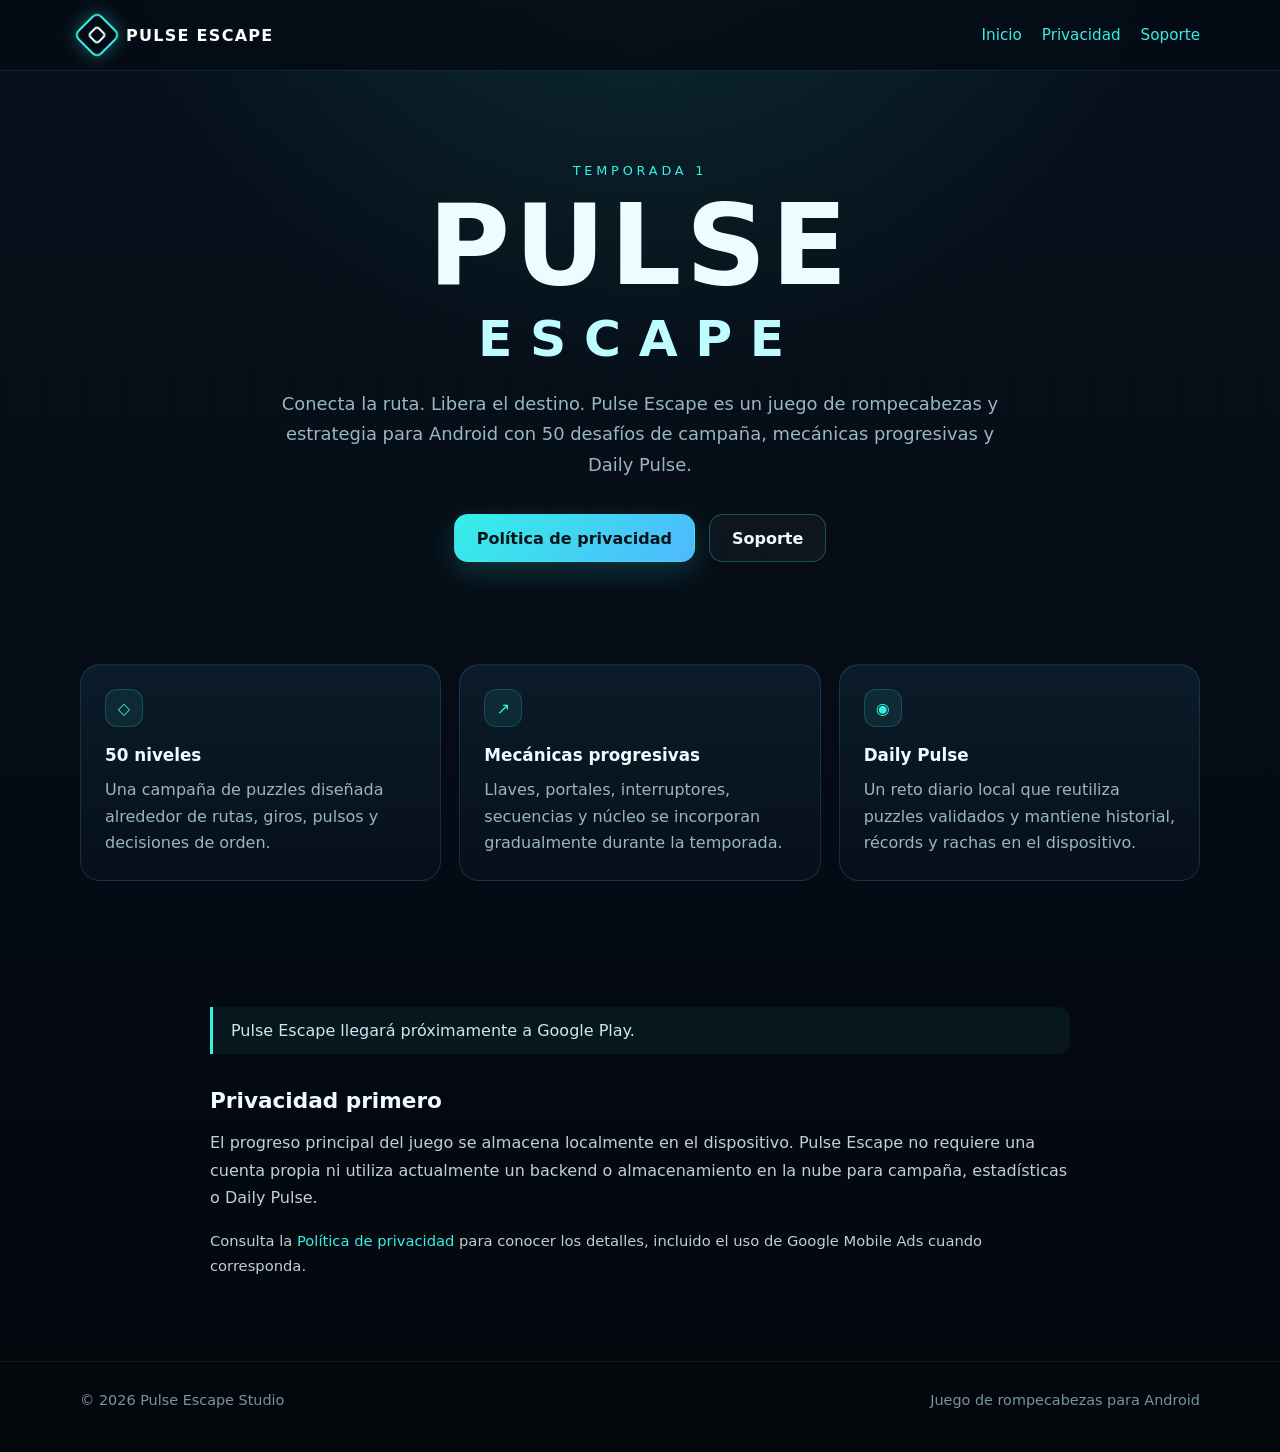
<file: index.html>
<!doctype html>
<html lang="es">
<head>
  <meta charset="utf-8">
  <meta name="viewport" content="width=device-width,initial-scale=1">
  <meta name="theme-color" content="#050b14">
  <meta name="description" content="Sitio oficial de Pulse Escape, un juego de rompecabezas y estrategia para Android.">
  <title>Pulse Escape — Sitio oficial</title>
  <link rel="stylesheet" href="/styles.css">
</head>
<body>

<nav>
  <div class="wrap nav-inner">
    <a class="brand" href="/"><span class="mark"></span><span>PULSE ESCAPE</span></a>
    <div class="nav-links">
      <a href="/">Inicio</a>
      <a href="/privacidad.html">Privacidad</a>
      <a href="/soporte.html">Soporte</a>
    </div>
  </div>
</nav>
<main>
  <section class="hero wrap">
    <div class="kicker">Temporada 1</div>
    <h1>PULSE<span>ESCAPE</span></h1>
    <p class="lead">Conecta la ruta. Libera el destino. Pulse Escape es un juego de rompecabezas y estrategia para Android con 50 desafíos de campaña, mecánicas progresivas y Daily Pulse.</p>
    <div class="cta-row">
      <a class="btn primary" href="/privacidad.html">Política de privacidad</a>
      <a class="btn secondary" href="/soporte.html">Soporte</a>
    </div>
  </section>

  <section class="section wrap">
    <div class="grid">
      <article class="card">
        <div class="icon">◇</div>
        <h3>50 niveles</h3>
        <p>Una campaña de puzzles diseñada alrededor de rutas, giros, pulsos y decisiones de orden.</p>
      </article>
      <article class="card">
        <div class="icon">↗</div>
        <h3>Mecánicas progresivas</h3>
        <p>Llaves, portales, interruptores, secuencias y núcleo se incorporan gradualmente durante la temporada.</p>
      </article>
      <article class="card">
        <div class="icon">◉</div>
        <h3>Daily Pulse</h3>
        <p>Un reto diario local que reutiliza puzzles validados y mantiene historial, récords y rachas en el dispositivo.</p>
      </article>
    </div>
  </section>

  <section class="section wrap content">
    <div class="notice">Pulse Escape llegará próximamente a Google Play.</div>
    <h2>Privacidad primero</h2>
    <p>El progreso principal del juego se almacena localmente en el dispositivo. Pulse Escape no requiere una cuenta propia ni utiliza actualmente un backend o almacenamiento en la nube para campaña, estadísticas o Daily Pulse.</p>
    <p class="small">Consulta la <a href="/privacidad.html">Política de privacidad</a> para conocer los detalles, incluido el uso de Google Mobile Ads cuando corresponda.</p>
  </section>
</main>

<footer>
  <div class="wrap footer-inner">
    <span>© 2026 Pulse Escape Studio</span>
    <span>Juego de rompecabezas para Android</span>
  </div>
</footer>
</body>
</html>
</file>
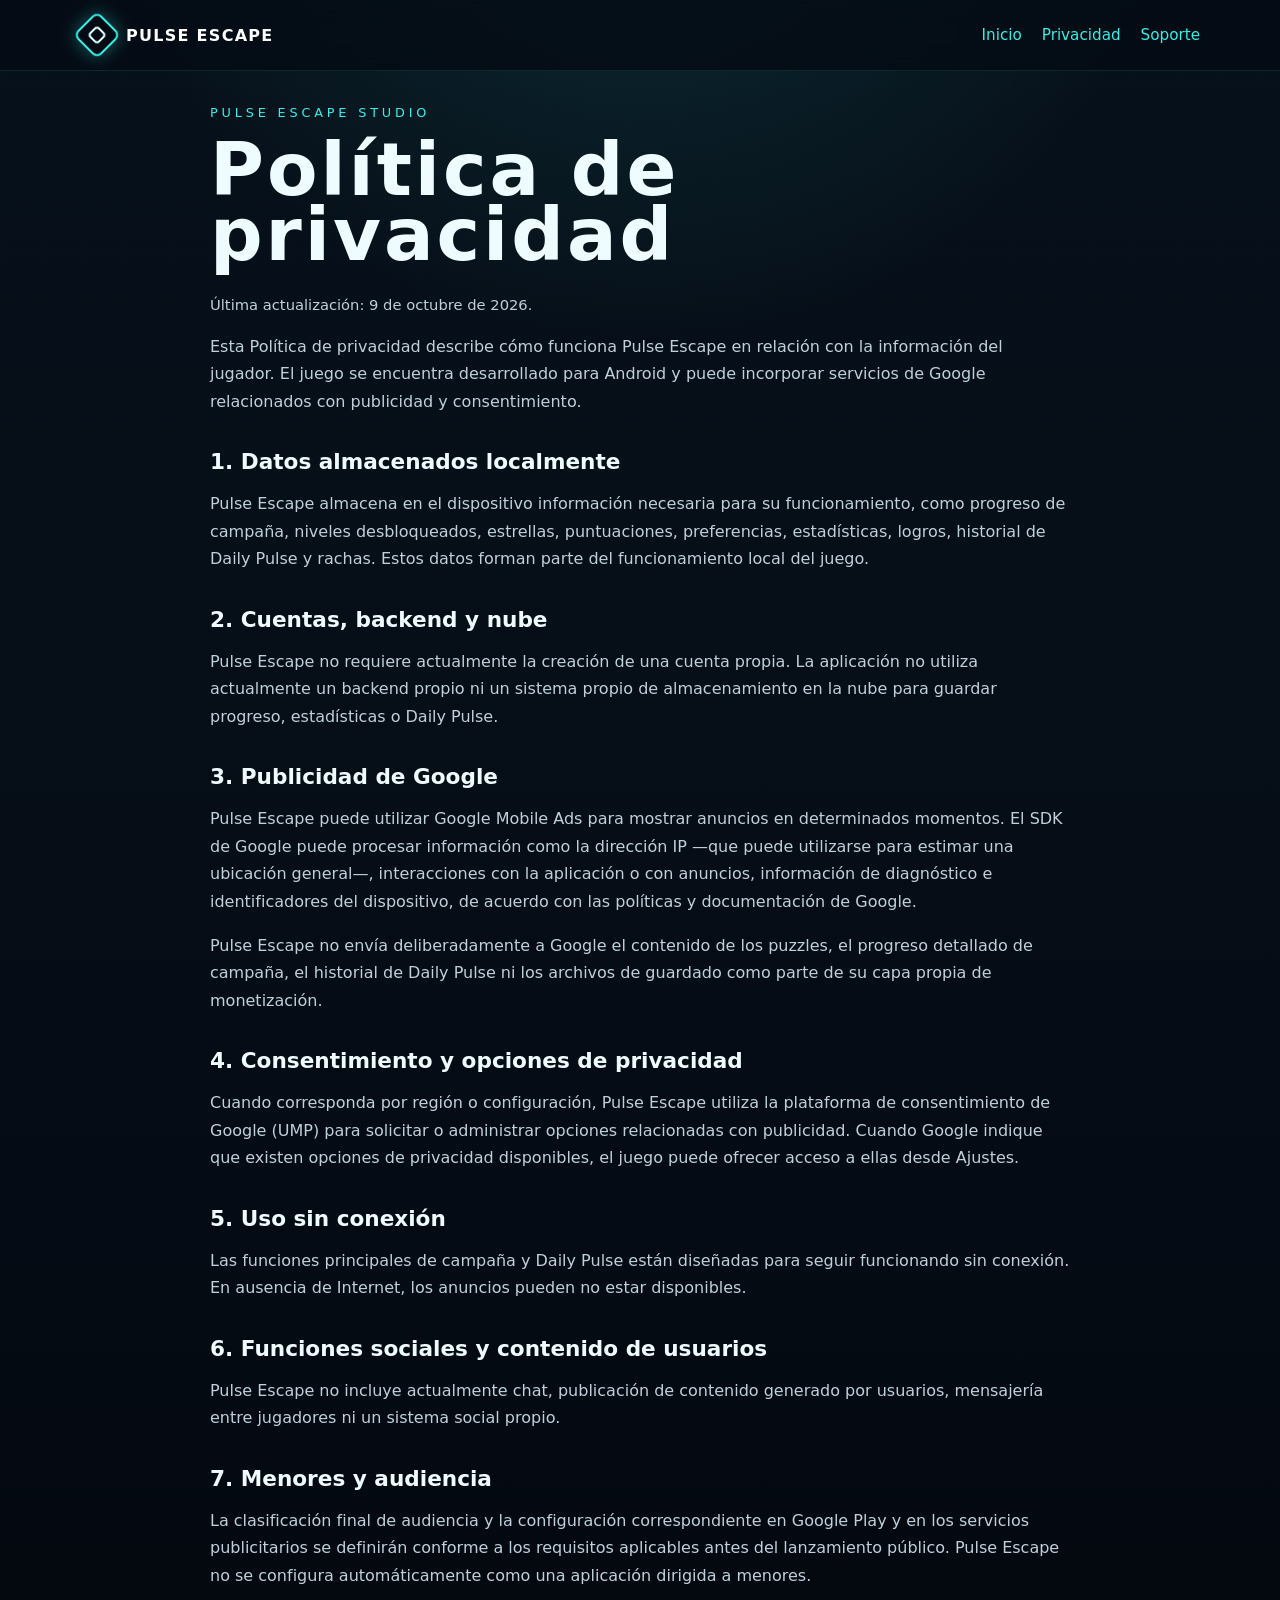
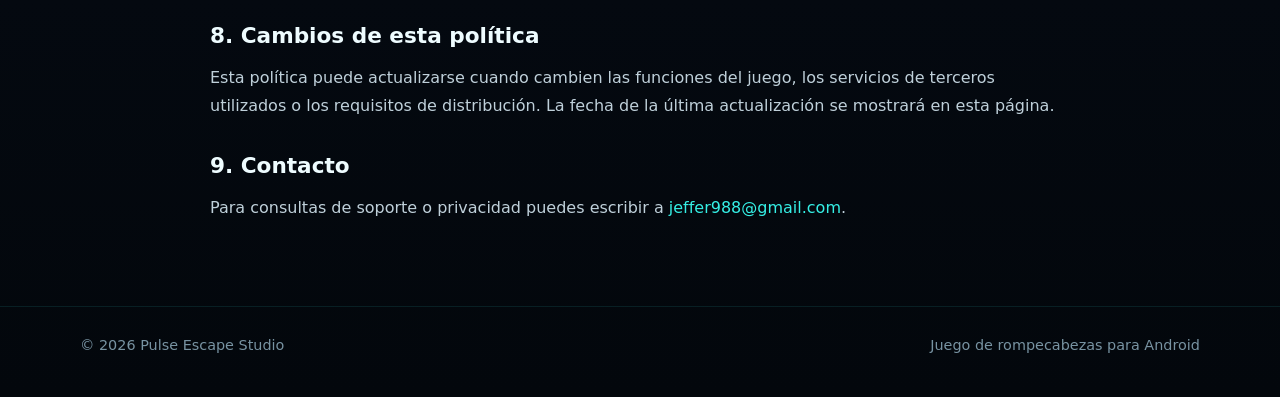
<file: privacidad.html>
<!doctype html>
<html lang="es">
<head>
  <meta charset="utf-8">
  <meta name="viewport" content="width=device-width,initial-scale=1">
  <meta name="theme-color" content="#050b14">
  <meta name="description" content="Política de privacidad de Pulse Escape.">
  <title>Política de privacidad — Pulse Escape</title>
  <link rel="stylesheet" href="/styles.css">
</head>
<body>

<nav>
  <div class="wrap nav-inner">
    <a class="brand" href="/"><span class="mark"></span><span>PULSE ESCAPE</span></a>
    <div class="nav-links">
      <a href="/">Inicio</a>
      <a href="/privacidad.html">Privacidad</a>
      <a href="/soporte.html">Soporte</a>
    </div>
  </div>
</nav>
<main class="section wrap content">
  <div class="kicker">Pulse Escape Studio</div>
  <h1>Política de privacidad</h1>
  <p class="small">Última actualización: 9 de octubre de 2026.</p>

  <p>Esta Política de privacidad describe cómo funciona Pulse Escape en relación con la información del jugador. El juego se encuentra desarrollado para Android y puede incorporar servicios de Google relacionados con publicidad y consentimiento.</p>

  <h2>1. Datos almacenados localmente</h2>
  <p>Pulse Escape almacena en el dispositivo información necesaria para su funcionamiento, como progreso de campaña, niveles desbloqueados, estrellas, puntuaciones, preferencias, estadísticas, logros, historial de Daily Pulse y rachas. Estos datos forman parte del funcionamiento local del juego.</p>

  <h2>2. Cuentas, backend y nube</h2>
  <p>Pulse Escape no requiere actualmente la creación de una cuenta propia. La aplicación no utiliza actualmente un backend propio ni un sistema propio de almacenamiento en la nube para guardar progreso, estadísticas o Daily Pulse.</p>

  <h2>3. Publicidad de Google</h2>
  <p>Pulse Escape puede utilizar Google Mobile Ads para mostrar anuncios en determinados momentos. El SDK de Google puede procesar información como la dirección IP —que puede utilizarse para estimar una ubicación general—, interacciones con la aplicación o con anuncios, información de diagnóstico e identificadores del dispositivo, de acuerdo con las políticas y documentación de Google.</p>
  <p>Pulse Escape no envía deliberadamente a Google el contenido de los puzzles, el progreso detallado de campaña, el historial de Daily Pulse ni los archivos de guardado como parte de su capa propia de monetización.</p>

  <h2>4. Consentimiento y opciones de privacidad</h2>
  <p>Cuando corresponda por región o configuración, Pulse Escape utiliza la plataforma de consentimiento de Google (UMP) para solicitar o administrar opciones relacionadas con publicidad. Cuando Google indique que existen opciones de privacidad disponibles, el juego puede ofrecer acceso a ellas desde Ajustes.</p>

  <h2>5. Uso sin conexión</h2>
  <p>Las funciones principales de campaña y Daily Pulse están diseñadas para seguir funcionando sin conexión. En ausencia de Internet, los anuncios pueden no estar disponibles.</p>

  <h2>6. Funciones sociales y contenido de usuarios</h2>
  <p>Pulse Escape no incluye actualmente chat, publicación de contenido generado por usuarios, mensajería entre jugadores ni un sistema social propio.</p>

  <h2>7. Menores y audiencia</h2>
  <p>La clasificación final de audiencia y la configuración correspondiente en Google Play y en los servicios publicitarios se definirán conforme a los requisitos aplicables antes del lanzamiento público. Pulse Escape no se configura automáticamente como una aplicación dirigida a menores.</p>

  <h2>8. Cambios de esta política</h2>
  <p>Esta política puede actualizarse cuando cambien las funciones del juego, los servicios de terceros utilizados o los requisitos de distribución. La fecha de la última actualización se mostrará en esta página.</p>

  <h2>9. Contacto</h2>
  <p>Para consultas de soporte o privacidad puedes escribir a <a href="mailto:jeffer988@gmail.com">jeffer988@gmail.com</a>.</p>

</main>

<footer>
  <div class="wrap footer-inner">
    <span>© 2026 Pulse Escape Studio</span>
    <span>Juego de rompecabezas para Android</span>
  </div>
</footer>
</body>
</html>
</file>
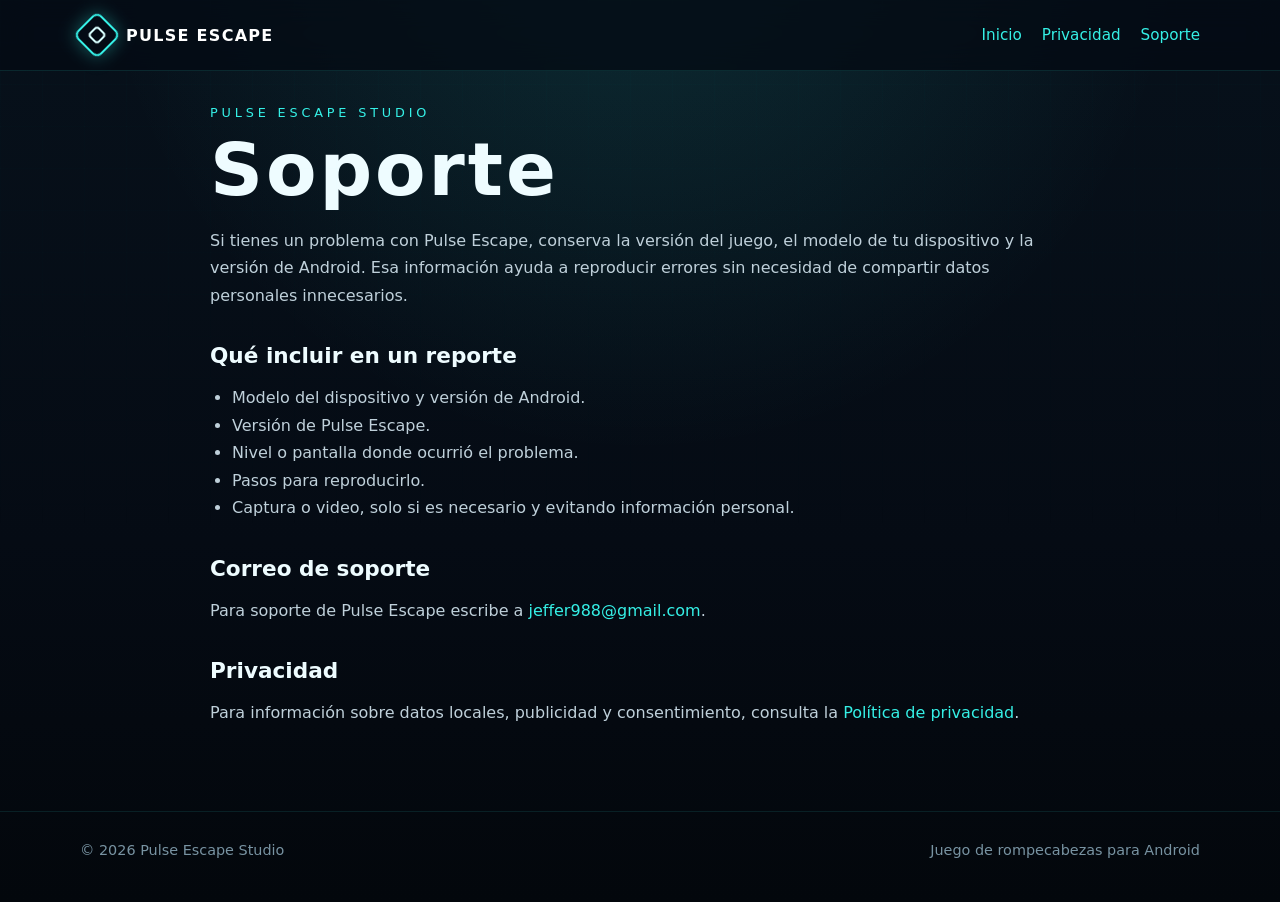
<file: soporte.html>
<!doctype html>
<html lang="es">
<head>
  <meta charset="utf-8">
  <meta name="viewport" content="width=device-width,initial-scale=1">
  <meta name="theme-color" content="#050b14">
  <meta name="description" content="Soporte oficial de Pulse Escape.">
  <title>Soporte — Pulse Escape</title>
  <link rel="stylesheet" href="/styles.css">
</head>
<body>

<nav>
  <div class="wrap nav-inner">
    <a class="brand" href="/"><span class="mark"></span><span>PULSE ESCAPE</span></a>
    <div class="nav-links">
      <a href="/">Inicio</a>
      <a href="/privacidad.html">Privacidad</a>
      <a href="/soporte.html">Soporte</a>
    </div>
  </div>
</nav>
<main class="section wrap content">
  <div class="kicker">Pulse Escape Studio</div>
  <h1>Soporte</h1>

  <p>Si tienes un problema con Pulse Escape, conserva la versión del juego, el modelo de tu dispositivo y la versión de Android. Esa información ayuda a reproducir errores sin necesidad de compartir datos personales innecesarios.</p>

  <h2>Qué incluir en un reporte</h2>
  <ul>
    <li>Modelo del dispositivo y versión de Android.</li>
    <li>Versión de Pulse Escape.</li>
    <li>Nivel o pantalla donde ocurrió el problema.</li>
    <li>Pasos para reproducirlo.</li>
    <li>Captura o video, solo si es necesario y evitando información personal.</li>
  </ul>

  <h2>Correo de soporte</h2>
  <p>Para soporte de Pulse Escape escribe a <a href="mailto:jeffer988@gmail.com">jeffer988@gmail.com</a>.</p>

  <h2>Privacidad</h2>
  <p>Para información sobre datos locales, publicidad y consentimiento, consulta la <a href="/privacidad.html">Política de privacidad</a>.</p>
</main>

<footer>
  <div class="wrap footer-inner">
    <span>© 2026 Pulse Escape Studio</span>
    <span>Juego de rompecabezas para Android</span>
  </div>
</footer>
</body>
</html>
</file>
<file: styles.css>
:root{
  --bg:#050b14;
  --panel:#0a1623;
  --panel2:#0d1d2b;
  --line:#173447;
  --text:#eefcff;
  --muted:#9ab5c5;
  --cyan:#35f0e6;
  --cyan2:#55bfff;
  --violet:#8f73ff;
  --gold:#ffd36b;
  --max:1120px;
}
*{box-sizing:border-box}
html{scroll-behavior:smooth}
body{
  margin:0;
  font-family:Inter,ui-sans-serif,system-ui,-apple-system,BlinkMacSystemFont,"Segoe UI",sans-serif;
  background:
    radial-gradient(circle at 50% -10%,rgba(53,240,230,.13),transparent 34rem),
    linear-gradient(180deg,#07111b 0%,#050b14 60%,#03070c 100%);
  color:var(--text);
  min-height:100vh;
}
body:before{
  content:"";
  position:fixed;inset:0;pointer-events:none;opacity:.34;
  background-image:
    linear-gradient(rgba(53,240,230,.045) 1px,transparent 1px),
    linear-gradient(90deg,rgba(53,240,230,.045) 1px,transparent 1px);
  background-size:42px 42px;
  mask-image:linear-gradient(to bottom,black,transparent 75%);
}
a{color:var(--cyan);text-decoration:none}
a:hover{text-decoration:underline}
.wrap{width:min(calc(100% - 32px),var(--max));margin:auto}
nav{
  position:sticky;top:0;z-index:20;
  backdrop-filter:blur(14px);
  background:rgba(5,11,20,.78);
  border-bottom:1px solid rgba(53,240,230,.12);
}
.nav-inner{height:70px;display:flex;align-items:center;justify-content:space-between;gap:20px}
.brand{display:flex;align-items:center;gap:12px;font-weight:800;letter-spacing:.08em;color:#fff}
.mark{width:34px;height:34px;position:relative;transform:rotate(45deg);border:2px solid var(--cyan);box-shadow:0 0 18px rgba(53,240,230,.35);border-radius:7px}
.mark:after{content:"";position:absolute;inset:8px;border:2px solid #d9ffff;border-radius:4px}
.nav-links{display:flex;gap:20px;flex-wrap:wrap;font-size:.95rem}
.hero{padding:92px 0 68px;text-align:center}
.kicker{color:var(--cyan);letter-spacing:.3em;text-transform:uppercase;font-size:.8rem}
h1{font-size:clamp(3rem,10vw,7rem);line-height:.88;margin:18px 0 10px;letter-spacing:.04em}
h1 span{display:block;font-size:.45em;letter-spacing:.35em;color:#bffcff;margin-top:22px}
.lead{max-width:720px;margin:28px auto 0;color:var(--muted);font-size:1.12rem;line-height:1.7}
.cta-row{display:flex;justify-content:center;gap:14px;flex-wrap:wrap;margin-top:34px}
.btn{display:inline-flex;align-items:center;justify-content:center;min-height:48px;padding:0 22px;border-radius:14px;border:1px solid rgba(53,240,230,.28);font-weight:700}
.btn.primary{background:linear-gradient(135deg,var(--cyan),#4eb8ff);color:#02131a;box-shadow:0 10px 30px rgba(53,240,230,.18)}
.btn.secondary{background:rgba(255,255,255,.035);color:var(--text)}
.section{padding:34px 0 68px}
.grid{display:grid;grid-template-columns:repeat(3,1fr);gap:18px}
.card{background:linear-gradient(180deg,rgba(13,29,43,.9),rgba(7,17,27,.92));border:1px solid rgba(83,185,255,.17);border-radius:20px;padding:24px;box-shadow:inset 0 1px rgba(255,255,255,.03)}
.card h3{margin:0 0 12px;font-size:1.05rem}
.card p{margin:0;color:var(--muted);line-height:1.65}
.icon{width:38px;height:38px;border-radius:12px;background:rgba(53,240,230,.08);border:1px solid rgba(53,240,230,.2);display:grid;place-items:center;margin-bottom:18px;color:var(--cyan)}
.content{max-width:860px;margin:auto}
.content h1{font-size:clamp(2.3rem,8vw,4.6rem);margin-bottom:24px}
.content h2{font-size:1.35rem;margin:34px 0 12px}
.content p,.content li{color:#bfd0da;line-height:1.72}
.content ul{padding-left:22px}
.notice{border-left:3px solid var(--cyan);padding:14px 18px;background:rgba(53,240,230,.055);border-radius:0 12px 12px 0;color:#c8e9ee;margin:24px 0}
.small{font-size:.92rem;color:var(--muted)}
footer{border-top:1px solid rgba(53,240,230,.1);padding:30px 0 44px;color:#7893a2;font-size:.9rem}
.footer-inner{display:flex;justify-content:space-between;gap:20px;flex-wrap:wrap}
@media(max-width:760px){
  .grid{grid-template-columns:1fr}
  .nav-inner{height:auto;padding:16px 0;align-items:flex-start}
  .nav-links{justify-content:flex-end}
  .hero{padding-top:72px}
}
</file>
